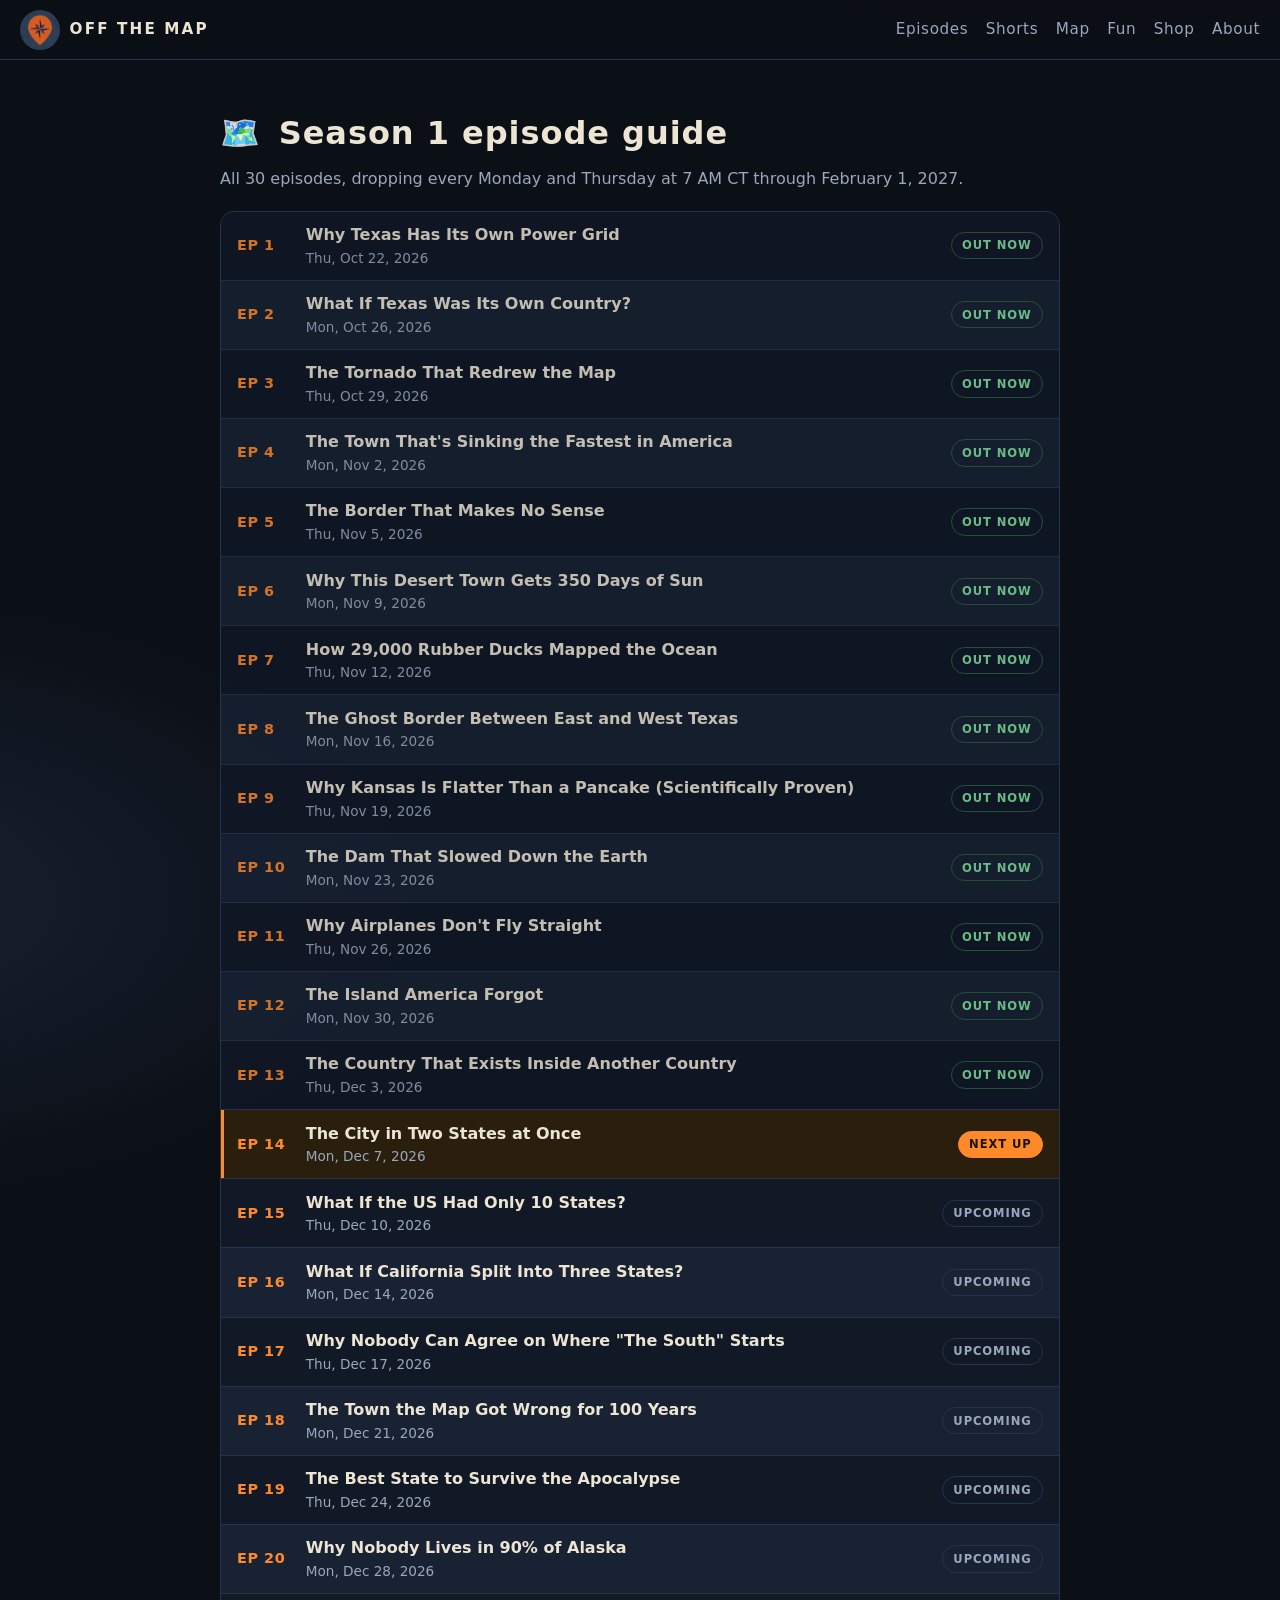
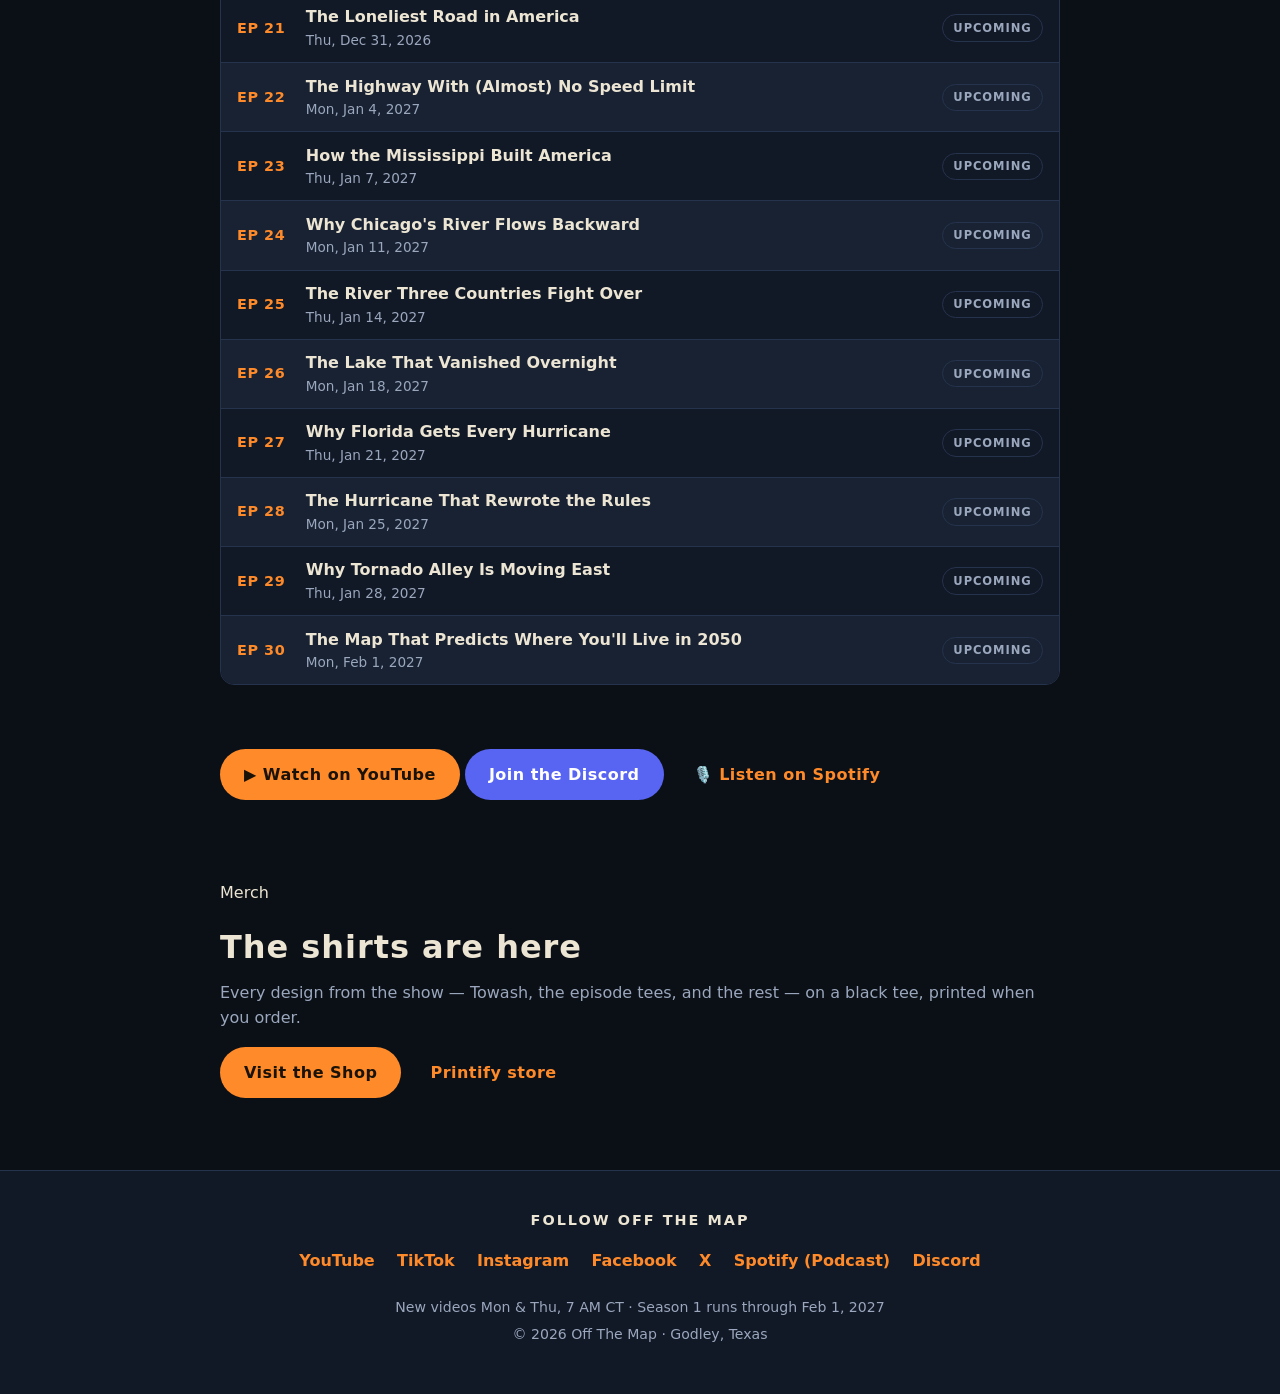
<file: index.html>
<!DOCTYPE html>
<html lang="en">
<head>
<meta charset="UTF-8">
<meta name="viewport" content="width=device-width, initial-scale=1.0">
<title>Off The Map — Weird Geography, Explained</title>
<meta name="description" content="Off The Map: faceless geography videos about strange borders, impossible places, and the maps that lie to you. New videos Mon & Thu, 7 AM CT.">
<link rel="icon" type="image/png" href="off-the-map-profile.png">
<link rel="stylesheet" href="styles.css">
</head>
<body>

<header class="site-header">
  <a class="brand" href="index.html">
    <img src="off-the-map-profile.png" alt="Off The Map logo — an orange map pin" width="40" height="40">
    <span>OFF THE MAP</span>
  </a>
  <nav class="site-nav" aria-label="Site">
    
    <a href="index.html">Episodes</a>
    <a href="shorts.html">Shorts</a>
    <a href="map.html">Map</a>
    <a href="fun.html">Fun</a>
    <a href="shop.html">Shop</a>
    <a href="about.html">About</a>
  </nav>
</header>
<main id="top">

  <!-- 2. LATEST VIDEOS -->
  <section class="section" id="episodes">
    <h2><span class="compass">🗺️</span> Season 1 episode guide</h2>
    <p class="section-sub">All 30 episodes, dropping every Monday and Thursday at 7 AM CT through February 1, 2027.</p>
    <ol class="episode-list">
      <li data-release="2026-10-22T07:00:00-05:00"><span class="ep-num">Ep 1</span><span class="ep-title">Why Texas Has Its Own Power Grid</span><span class="ep-date">Thu, Oct 22, 2026</span><span class="ep-badge badge-out">Out now</span></li>
      <li data-release="2026-10-26T07:00:00-05:00"><span class="ep-num">Ep 2</span><span class="ep-title">What If Texas Was Its Own Country?</span><span class="ep-date">Mon, Oct 26, 2026</span><span class="ep-badge badge-out">Out now</span></li>
      <li data-release="2026-10-29T07:00:00-05:00"><span class="ep-num">Ep 3</span><span class="ep-title">The Tornado That Redrew the Map</span><span class="ep-date">Thu, Oct 29, 2026</span><span class="ep-badge badge-next">Next up</span></li>
      <li data-release="2026-11-02T07:00:00-06:00"><span class="ep-num">Ep 4</span><span class="ep-title">The Town That's Sinking the Fastest in America</span><span class="ep-date">Mon, Nov 2, 2026</span><span class="ep-badge">Upcoming</span></li>
      <li data-release="2026-11-05T07:00:00-06:00"><span class="ep-num">Ep 5</span><span class="ep-title">The Border That Makes No Sense</span><span class="ep-date">Thu, Nov 5, 2026</span><span class="ep-badge">Upcoming</span></li>
      <li data-release="2026-11-09T07:00:00-06:00"><span class="ep-num">Ep 6</span><span class="ep-title">Why This Desert Town Gets 350 Days of Sun</span><span class="ep-date">Mon, Nov 9, 2026</span><span class="ep-badge">Upcoming</span></li>
      <li data-release="2026-11-12T07:00:00-06:00"><span class="ep-num">Ep 7</span><span class="ep-title">How 29,000 Rubber Ducks Mapped the Ocean</span><span class="ep-date">Thu, Nov 12, 2026</span><span class="ep-badge">Upcoming</span></li>
      <li data-release="2026-11-16T07:00:00-06:00"><span class="ep-num">Ep 8</span><span class="ep-title">The Ghost Border Between East and West Texas</span><span class="ep-date">Mon, Nov 16, 2026</span><span class="ep-badge">Upcoming</span></li>
      <li data-release="2026-11-19T07:00:00-06:00"><span class="ep-num">Ep 9</span><span class="ep-title">Why Kansas Is Flatter Than a Pancake (Scientifically Proven)</span><span class="ep-date">Thu, Nov 19, 2026</span><span class="ep-badge">Upcoming</span></li>
      <li data-release="2026-11-23T07:00:00-06:00"><span class="ep-num">Ep 10</span><span class="ep-title">The Dam That Slowed Down the Earth</span><span class="ep-date">Mon, Nov 23, 2026</span><span class="ep-badge">Upcoming</span></li>
      <li data-release="2026-11-26T07:00:00-06:00"><span class="ep-num">Ep 11</span><span class="ep-title">Why Airplanes Don't Fly Straight</span><span class="ep-date">Thu, Nov 26, 2026</span><span class="ep-badge">Upcoming</span></li>
      <li data-release="2026-11-30T07:00:00-06:00"><span class="ep-num">Ep 12</span><span class="ep-title">The Island America Forgot</span><span class="ep-date">Mon, Nov 30, 2026</span><span class="ep-badge">Upcoming</span></li>
      <li data-release="2026-12-03T07:00:00-06:00"><span class="ep-num">Ep 13</span><span class="ep-title">The Country That Exists Inside Another Country</span><span class="ep-date">Thu, Dec 3, 2026</span><span class="ep-badge">Upcoming</span></li>
      <li data-release="2026-12-07T07:00:00-06:00"><span class="ep-num">Ep 14</span><span class="ep-title">The City in Two States at Once</span><span class="ep-date">Mon, Dec 7, 2026</span><span class="ep-badge">Upcoming</span></li>
      <li data-release="2026-12-10T07:00:00-06:00"><span class="ep-num">Ep 15</span><span class="ep-title">What If the US Had Only 10 States?</span><span class="ep-date">Thu, Dec 10, 2026</span><span class="ep-badge">Upcoming</span></li>
      <li data-release="2026-12-14T07:00:00-06:00"><span class="ep-num">Ep 16</span><span class="ep-title">What If California Split Into Three States?</span><span class="ep-date">Mon, Dec 14, 2026</span><span class="ep-badge">Upcoming</span></li>
      <li data-release="2026-12-17T07:00:00-06:00"><span class="ep-num">Ep 17</span><span class="ep-title">Why Nobody Can Agree on Where "The South" Starts</span><span class="ep-date">Thu, Dec 17, 2026</span><span class="ep-badge">Upcoming</span></li>
      <li data-release="2026-12-21T07:00:00-06:00"><span class="ep-num">Ep 18</span><span class="ep-title">The Town the Map Got Wrong for 100 Years</span><span class="ep-date">Mon, Dec 21, 2026</span><span class="ep-badge">Upcoming</span></li>
      <li data-release="2026-12-24T07:00:00-06:00"><span class="ep-num">Ep 19</span><span class="ep-title">The Best State to Survive the Apocalypse</span><span class="ep-date">Thu, Dec 24, 2026</span><span class="ep-badge">Upcoming</span></li>
      <li data-release="2026-12-28T07:00:00-06:00"><span class="ep-num">Ep 20</span><span class="ep-title">Why Nobody Lives in 90% of Alaska</span><span class="ep-date">Mon, Dec 28, 2026</span><span class="ep-badge">Upcoming</span></li>
      <li data-release="2026-12-31T07:00:00-06:00"><span class="ep-num">Ep 21</span><span class="ep-title">The Loneliest Road in America</span><span class="ep-date">Thu, Dec 31, 2026</span><span class="ep-badge">Upcoming</span></li>
      <li data-release="2027-01-04T07:00:00-06:00"><span class="ep-num">Ep 22</span><span class="ep-title">The Highway With (Almost) No Speed Limit</span><span class="ep-date">Mon, Jan 4, 2027</span><span class="ep-badge">Upcoming</span></li>
      <li data-release="2027-01-07T07:00:00-06:00"><span class="ep-num">Ep 23</span><span class="ep-title">How the Mississippi Built America</span><span class="ep-date">Thu, Jan 7, 2027</span><span class="ep-badge">Upcoming</span></li>
      <li data-release="2027-01-11T07:00:00-06:00"><span class="ep-num">Ep 24</span><span class="ep-title">Why Chicago's River Flows Backward</span><span class="ep-date">Mon, Jan 11, 2027</span><span class="ep-badge">Upcoming</span></li>
      <li data-release="2027-01-14T07:00:00-06:00"><span class="ep-num">Ep 25</span><span class="ep-title">The River Three Countries Fight Over</span><span class="ep-date">Thu, Jan 14, 2027</span><span class="ep-badge">Upcoming</span></li>
      <li data-release="2027-01-18T07:00:00-06:00"><span class="ep-num">Ep 26</span><span class="ep-title">The Lake That Vanished Overnight</span><span class="ep-date">Mon, Jan 18, 2027</span><span class="ep-badge">Upcoming</span></li>
      <li data-release="2027-01-21T07:00:00-06:00"><span class="ep-num">Ep 27</span><span class="ep-title">Why Florida Gets Every Hurricane</span><span class="ep-date">Thu, Jan 21, 2027</span><span class="ep-badge">Upcoming</span></li>
      <li data-release="2027-01-25T07:00:00-06:00"><span class="ep-num">Ep 28</span><span class="ep-title">The Hurricane That Rewrote the Rules</span><span class="ep-date">Mon, Jan 25, 2027</span><span class="ep-badge">Upcoming</span></li>
      <li data-release="2027-01-28T07:00:00-06:00"><span class="ep-num">Ep 29</span><span class="ep-title">Why Tornado Alley Is Moving East</span><span class="ep-date">Thu, Jan 28, 2027</span><span class="ep-badge">Upcoming</span></li>
      <li data-release="2027-02-01T07:00:00-06:00"><span class="ep-num">Ep 30</span><span class="ep-title">The Map That Predicts Where You'll Live in 2050</span><span class="ep-date">Mon, Feb 1, 2027</span><span class="ep-badge">Upcoming</span></li>
    </ol>
  </section>
  <section class="section section-alt">
    <div class="wrap">
      <div class="hero-ctas">
        <a class="btn btn-primary" href="https://www.youtube.com/@OffTheMap-m9m" target="_blank" rel="noopener">▶ Watch on YouTube</a>
        <a class="btn btn-discord" href="https://discord.gg/k9eTYErQFX" target="_blank" rel="noopener">Join the Discord</a>
        <a class="btn btn-ghost" href="https://open.spotify.com/show/3NnWUY3hwUwGCkeH0tHXbJ" target="_blank" rel="noopener">🎙️ Listen on Spotify</a>
      </div>
    </div>
  </section>

  <!-- 3. SEASON 1 EPISODE GUIDE -->
    <section class="section">
    <div class="wrap">
      <p class="eyebrow">Merch</p>
      <h2>The shirts are here</h2>
      <p class="section-sub">Every design from the show — Towash, the episode tees, and the rest — on a black tee, printed when you order.</p>
      <div class="hero-ctas">
        <a class="btn btn-primary" href="shop.html">Visit the Shop</a>
        <a class="btn btn-ghost" href="https://off-the-map-store.printify.me/" target="_blank" rel="noopener">Printify store</a>
      </div>
    </div>
  </section>
</main>


<!-- 6. FOLLOW / FOOTER -->
<footer class="site-footer">
  <p class="footer-title">Follow Off The Map</p>
  <ul class="social-list">
    <li><a href="https://www.youtube.com/@OffTheMap-m9m" target="_blank" rel="noopener">YouTube</a></li>
    <li><a href="https://www.tiktok.com/@rebelbigkountry" target="_blank" rel="noopener">TikTok</a></li>
    <li><a href="https://www.instagram.com/offthemap.m9m" target="_blank" rel="noopener">Instagram</a></li>
    <li><a href="https://www.facebook.com/profile.php?id=61595951542451" target="_blank" rel="noopener">Facebook</a></li>
    <li><a href="https://x.com/OffTheMapM9m" target="_blank" rel="noopener">X</a></li>
    <li><a href="https://open.spotify.com/show/3NnWUY3hwUwGCkeH0tHXbJ" target="_blank" rel="noopener">Spotify (Podcast)</a></li>
    <li><a href="https://discord.gg/k9eTYErQFX" target="_blank" rel="noopener">Discord</a></li>
  </ul>
  <p class="footer-note">New videos Mon &amp; Thu, 7 AM CT · Season 1 runs through Feb 1, 2027</p>
  <p class="footer-note">© <span id="year">2026</span> Off The Map · Godley, Texas</p>
</footer>


  <script src="script.js"></script>
</body>
</html>
</file>
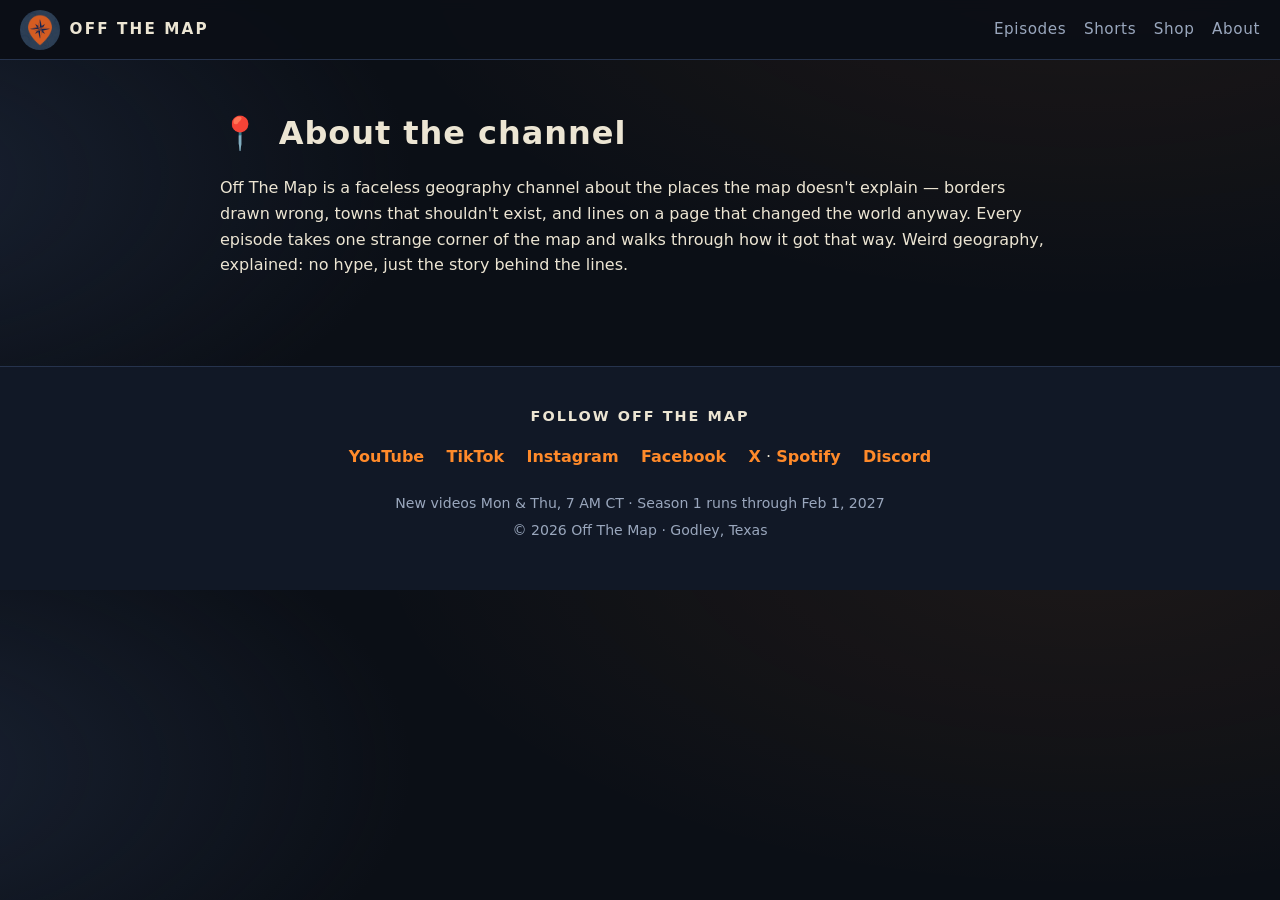
<file: about.html>
<!DOCTYPE html>
<html lang="en">
<head>
<meta charset="UTF-8">
<meta name="viewport" content="width=device-width, initial-scale=1.0">
<title>About — Off The Map</title>
<meta name="description" content="Off The Map: faceless geography videos about strange borders, impossible places, and the maps that lie to you. New videos Mon & Thu, 7 AM CT.">
<link rel="icon" type="image/png" href="off-the-map-profile.png">
<link rel="stylesheet" href="styles.css">
</head>
<body>

<header class="site-header">
  <a class="brand" href="index.html">
    <img src="off-the-map-profile.png" alt="Off The Map logo — an orange map pin" width="40" height="40">
    <span>OFF THE MAP</span>
  </a>
  <nav class="site-nav" aria-label="Site">
    
    <a href="index.html">Episodes</a>
    <a href="shorts.html">Shorts</a>
    <a href="shop.html">Shop</a>
    <a href="about.html">About</a>
  </nav>
</header>
<main id="top">
<section class="section" id="about">
    <h2><span class="compass">📍</span> About the channel</h2>
    <p>Off The Map is a faceless geography channel about the places the map doesn't explain — borders drawn wrong, towns that shouldn't exist, and lines on a page that changed the world anyway. Every episode takes one strange corner of the map and walks through how it got that way. Weird geography, explained: no hype, just the story behind the lines.</p>
  </section>

</main>


<!-- 6. FOLLOW / FOOTER -->
<footer class="site-footer">
  <p class="footer-title">Follow Off The Map</p>
  <ul class="social-list">
    <li><a href="https://www.youtube.com/@OffTheMap-m9m" target="_blank" rel="noopener">YouTube</a></li>
    <li><a href="https://www.tiktok.com/@rebelbigkountry" target="_blank" rel="noopener">TikTok</a></li>
    <li><a href="https://www.instagram.com/offthemap.m9m" target="_blank" rel="noopener">Instagram</a></li>
    <li><a href="https://www.facebook.com/profile.php?id=61595951542451" target="_blank" rel="noopener">Facebook</a></li>
    <li><a href="https://x.com/OffTheMapM9m" target="_blank" rel="noopener">X</a> · <a href="https://open.spotify.com/show/3NnWUY3hwUwGCkeH0tHXbJ" target="_blank" rel="noopener">Spotify</a></li>
    <li><a href="https://discord.gg/k9eTYErQFX" target="_blank" rel="noopener">Discord</a></li>
  </ul>
  <p class="footer-note">New videos Mon &amp; Thu, 7 AM CT · Season 1 runs through Feb 1, 2027</p>
  <p class="footer-note">© <span id="year">2026</span> Off The Map · Godley, Texas</p>
</footer>


  <script>document.getElementById("year").textContent = new Date().getFullYear();</script>
</body>
</html>
</file>
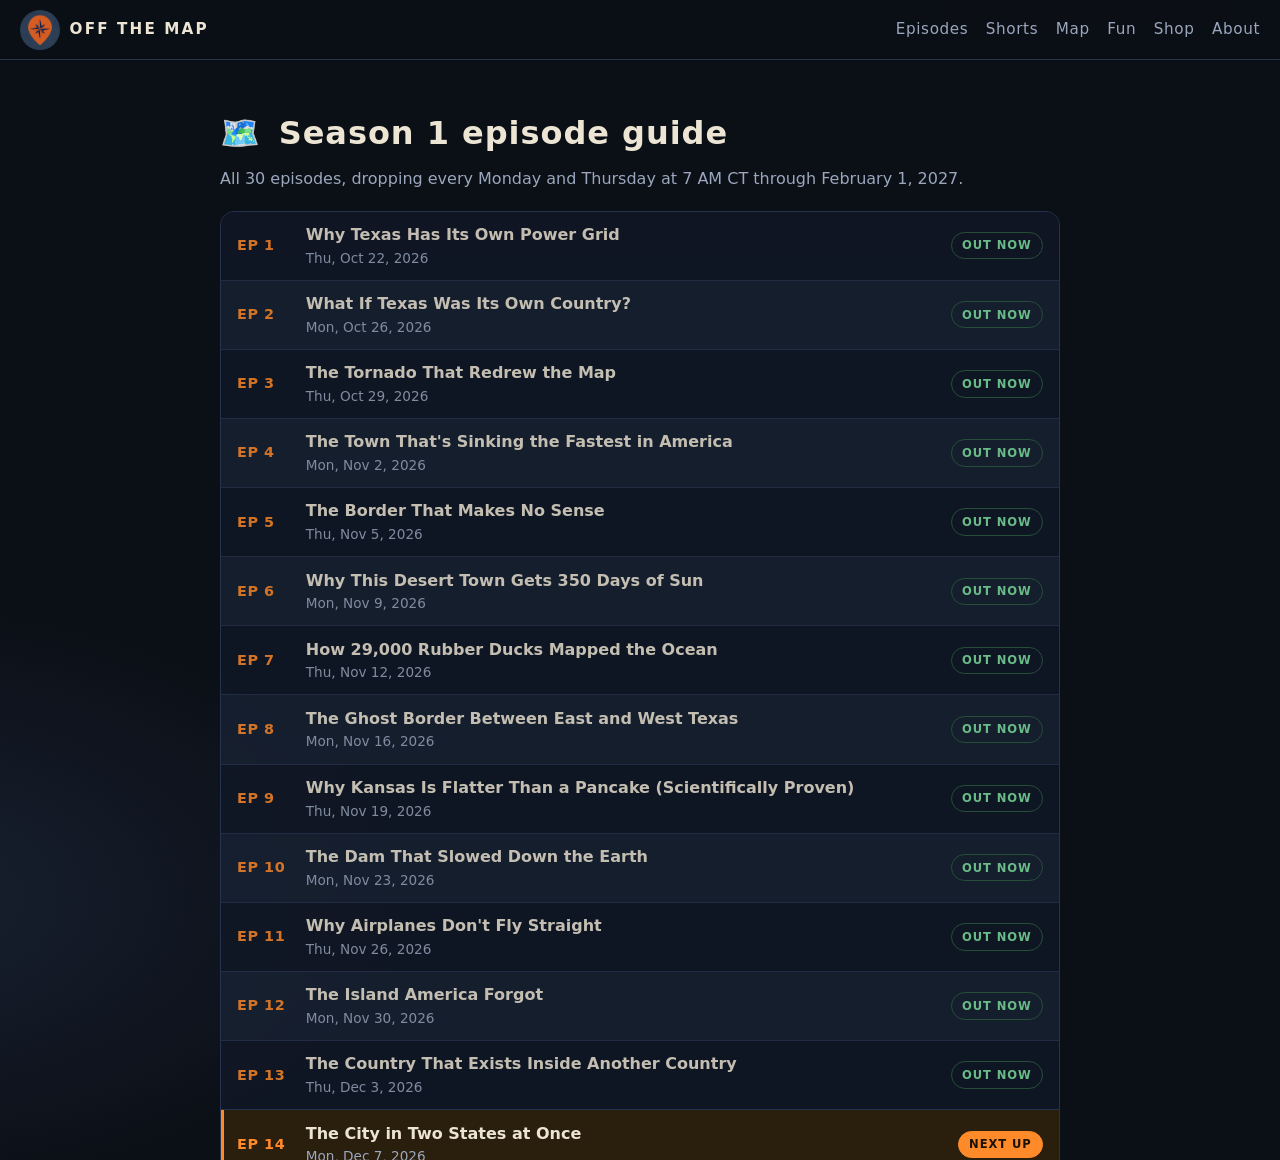
<file: episodes.html>
<!DOCTYPE html>
<html lang="en">
<head>
  <meta charset="UTF-8">
  <meta name="viewport" content="width=device-width, initial-scale=1.0">
  <title>Episodes — Off The Map</title>
  <meta http-equiv="refresh" content="0; url=index.html">
  <link rel="canonical" href="https://offthemapm9m.github.io/">
</head>
<body>
  <p>The episode guide lives on the <a href="index.html">Off The Map home page</a> now.</p>
</body>
</html>
</file>
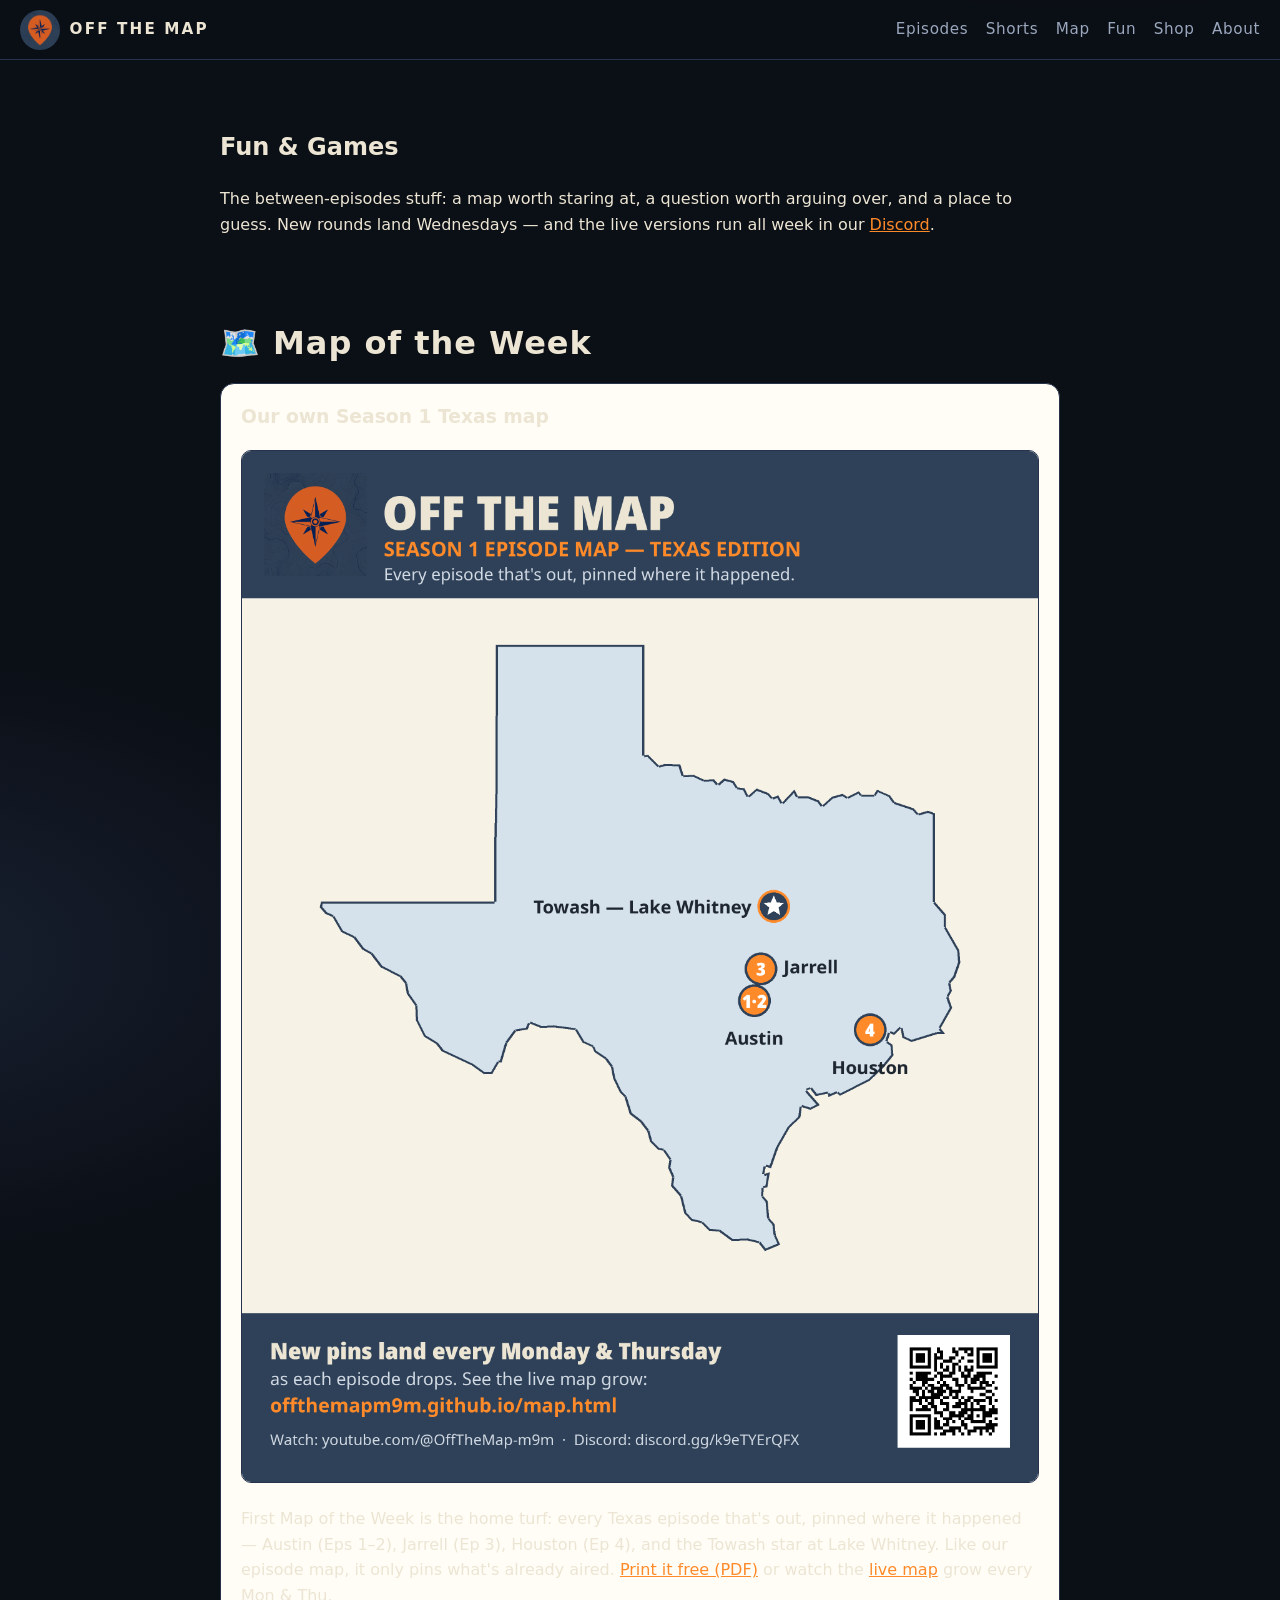
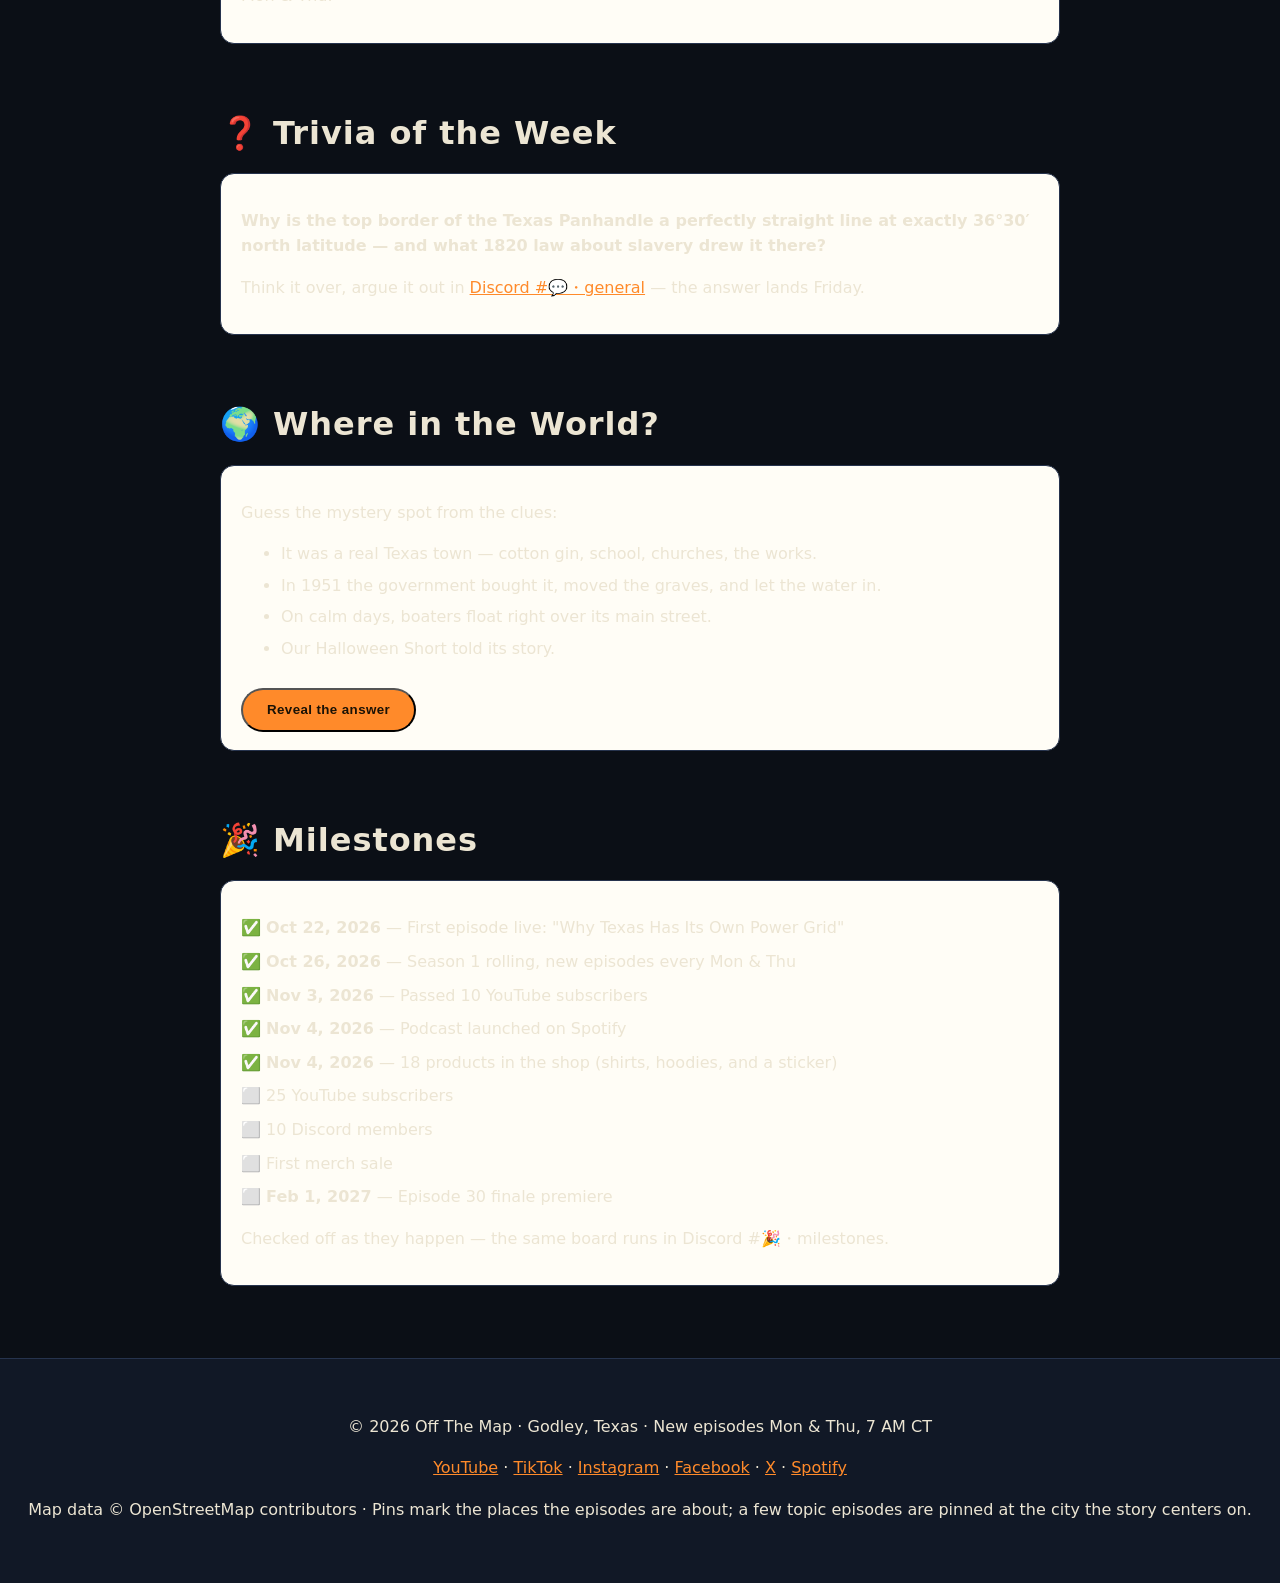
<file: fun.html>
<!DOCTYPE html>
<html lang="en">
<head>
<meta charset="UTF-8">
<meta name="viewport" content="width=device-width, initial-scale=1.0">
<title>Fun &amp; Games — Off The Map</title>
<meta name="description" content="Map of the Week, weekly trivia, the Where in the World guessing game, and the milestones Off The Map has hit so far.">
<link rel="icon" type="image/png" href="off-the-map-profile.png">
<link rel="stylesheet" href="styles.css">
<style>
  .fun-card { border: 1px solid var(--line); border-radius: 14px; padding: 18px 20px; margin-top: 14px; background: #fffdf6; }
  .fun-card h3 { margin-top: 0; }
  .fun-card img { max-width: 100%; border-radius: 10px; border: 1px solid var(--line); }
  .clues li { margin-bottom: 6px; }
  .answer-box { display: none; margin-top: 12px; padding: 12px 14px; border-left: 4px solid #e06f12; background: #fdf3e3; border-radius: 6px; }
  .reveal-btn { margin-top: 10px; cursor: pointer; }
  .miles { list-style: none; padding-left: 0; }
  .miles li { margin-bottom: 8px; }
</style>
</head>
<body>

<header class="site-header">
  <a class="brand" href="index.html">
    <img src="off-the-map-profile.png" alt="Off The Map logo — an orange map pin" width="40" height="40">
    <span>OFF THE MAP</span>
  </a>
  <nav class="site-nav" aria-label="Site">
    <a href="index.html">Episodes</a>
    <a href="shorts.html">Shorts</a>
    <a href="map.html">Map</a>
    <a href="fun.html" aria-current="page">Fun</a>
    <a href="shop.html">Shop</a>
    <a href="about.html">About</a>
  </nav>
</header>

<main>
  <section class="section">
    <h1>Fun &amp; Games</h1>
    <p class="section-intro">The between-episodes stuff: a map worth staring at, a question worth arguing over, and a place to guess. New rounds land Wednesdays — and the live versions run all week in our <a href="https://discord.gg/k9eTYErQFX" target="_blank" rel="noopener">Discord</a>.</p>
  </section>

  <section class="section">
    <h2>🗺️ Map of the Week</h2>
    <div class="fun-card">
      <h3>Our own Season 1 Texas map</h3>
      <img src="texas-map.png" alt="Off The Map Season 1 episode map — Texas edition, with pins at Austin, Jarrell, Houston, and Towash at Lake Whitney">
      <p>First Map of the Week is the home turf: every Texas episode that's out, pinned where it happened — Austin (Eps 1–2), Jarrell (Ep 3), Houston (Ep 4), and the Towash star at Lake Whitney. Like our episode map, it only pins what's already aired. <a href="off-the-map-texas-map.pdf" download>Print it free (PDF)</a> or watch the <a href="map.html">live map</a> grow every Mon &amp; Thu.</p>
    </div>
  </section>

  <section class="section">
    <h2>❓ Trivia of the Week</h2>
    <div class="fun-card">
      <p><strong>Why is the top border of the Texas Panhandle a perfectly straight line at exactly 36°30′ north latitude — and what 1820 law about slavery drew it there?</strong></p>
      <p>Think it over, argue it out in <a href="https://discord.gg/k9eTYErQFX" target="_blank" rel="noopener">Discord #💬・general</a> — the answer lands Friday.</p>
    </div>
  </section>

  <section class="section">
    <h2>🌍 Where in the World?</h2>
    <div class="fun-card">
      <p>Guess the mystery spot from the clues:</p>
      <ul class="clues">
        <li>It was a real Texas town — cotton gin, school, churches, the works.</li>
        <li>In 1951 the government bought it, moved the graves, and let the water in.</li>
        <li>On calm days, boaters float right over its main street.</li>
        <li>Our Halloween Short told its story.</li>
      </ul>
      <button class="btn btn-primary reveal-btn" onclick="document.getElementById('witw-answer').style.display='block'; this.style.display='none';">Reveal the answer</button>
      <div class="answer-box" id="witw-answer"><strong>Towash, Texas</strong> — now under Lake Whitney. The townsite went under in 1951; its foundations are still down there. Play the live game every week in Discord <strong>#🌍・where-in-the-world</strong>.</div>
    </div>
  </section>

  <section class="section">
    <h2>🎉 Milestones</h2>
    <div class="fun-card">
      <ul class="miles">
        <li>✅ <strong>Oct 22, 2026</strong> — First episode live: "Why Texas Has Its Own Power Grid"</li>
        <li>✅ <strong>Oct 26, 2026</strong> — Season 1 rolling, new episodes every Mon &amp; Thu</li>
        <li>✅ <strong>Nov 3, 2026</strong> — Passed 10 YouTube subscribers</li>
        <li>✅ <strong>Nov 4, 2026</strong> — Podcast launched on Spotify</li>
        <li>✅ <strong>Nov 4, 2026</strong> — 18 products in the shop (shirts, hoodies, and a sticker)</li>
        <li>⬜ 25 YouTube subscribers</li>
        <li>⬜ 10 Discord members</li>
        <li>⬜ First merch sale</li>
        <li>⬜ <strong>Feb 1, 2027</strong> — Episode 30 finale premiere</li>
      </ul>
      <p class="fine">Checked off as they happen — the same board runs in Discord #🎉・milestones.</p>
    </div>
  </section>
</main>

<footer class="site-footer">
  <p>© 2026 Off The Map · Godley, Texas · New episodes Mon &amp; Thu, 7 AM CT</p>
  <p><a href="https://www.youtube.com/@OffTheMap-m9m" target="_blank" rel="noopener">YouTube</a> · <a href="https://www.tiktok.com/@rebelbigkountry" target="_blank" rel="noopener">TikTok</a> · <a href="https://www.instagram.com/offthemap.m9m" target="_blank" rel="noopener">Instagram</a> · <a href="https://www.facebook.com/profile.php?id=61595951542451" target="_blank" rel="noopener">Facebook</a> · <a href="https://x.com/OffTheMapM9m" target="_blank" rel="noopener">X</a> · <a href="https://open.spotify.com/show/3NnWUY3hwUwGCkeH0tHXbJ" target="_blank" rel="noopener">Spotify</a></p>
  <p class="fine">Map data © OpenStreetMap contributors · Pins mark the places the episodes are about; a few topic episodes are pinned at the city the story centers on.</p>
</footer>

</body>
</html>
</file>
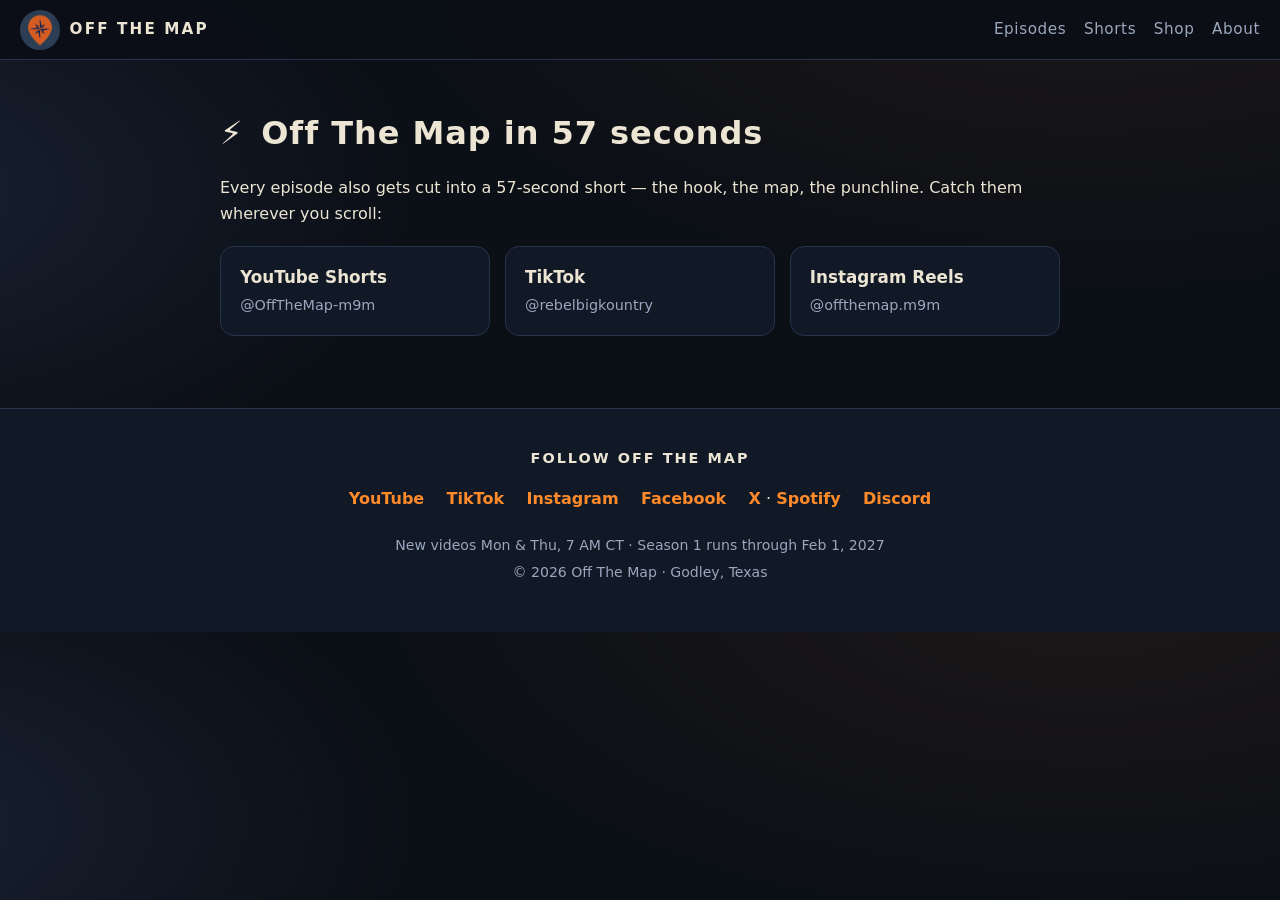
<file: shorts.html>
<!DOCTYPE html>
<html lang="en">
<head>
<meta charset="UTF-8">
<meta name="viewport" content="width=device-width, initial-scale=1.0">
<title>Shorts — Off The Map</title>
<meta name="description" content="Off The Map: faceless geography videos about strange borders, impossible places, and the maps that lie to you. New videos Mon & Thu, 7 AM CT.">
<link rel="icon" type="image/png" href="off-the-map-profile.png">
<link rel="stylesheet" href="styles.css">
</head>
<body>

<header class="site-header">
  <a class="brand" href="index.html">
    <img src="off-the-map-profile.png" alt="Off The Map logo — an orange map pin" width="40" height="40">
    <span>OFF THE MAP</span>
  </a>
  <nav class="site-nav" aria-label="Site">
    
    <a href="index.html">Episodes</a>
    <a href="shorts.html">Shorts</a>
    <a href="shop.html">Shop</a>
    <a href="about.html">About</a>
  </nav>
</header>
<main id="top">
<section class="section" id="shorts">
    <h2><span class="compass">⚡</span> Off The Map in 57 seconds</h2>
    <p>Every episode also gets cut into a 57-second short — the hook, the map, the punchline. Catch them wherever you scroll:</p>
    <div class="card-row">
      <a class="card" href="https://www.youtube.com/@OffTheMap-m9m/shorts" target="_blank" rel="noopener"><strong>YouTube Shorts</strong><span>@OffTheMap-m9m</span></a>
      <a class="card" href="https://www.tiktok.com/@rebelbigkountry" target="_blank" rel="noopener"><strong>TikTok</strong><span>@rebelbigkountry</span></a>
      <a class="card" href="https://www.instagram.com/offthemap.m9m" target="_blank" rel="noopener"><strong>Instagram Reels</strong><span>@offthemap.m9m</span></a>
    </div>
  </section>

  <!-- 5. SHOP -->
  </main>


<!-- 6. FOLLOW / FOOTER -->
<footer class="site-footer">
  <p class="footer-title">Follow Off The Map</p>
  <ul class="social-list">
    <li><a href="https://www.youtube.com/@OffTheMap-m9m" target="_blank" rel="noopener">YouTube</a></li>
    <li><a href="https://www.tiktok.com/@rebelbigkountry" target="_blank" rel="noopener">TikTok</a></li>
    <li><a href="https://www.instagram.com/offthemap.m9m" target="_blank" rel="noopener">Instagram</a></li>
    <li><a href="https://www.facebook.com/profile.php?id=61595951542451" target="_blank" rel="noopener">Facebook</a></li>
    <li><a href="https://x.com/OffTheMapM9m" target="_blank" rel="noopener">X</a> · <a href="https://open.spotify.com/show/3NnWUY3hwUwGCkeH0tHXbJ" target="_blank" rel="noopener">Spotify</a></li>
    <li><a href="https://discord.gg/k9eTYErQFX" target="_blank" rel="noopener">Discord</a></li>
  </ul>
  <p class="footer-note">New videos Mon &amp; Thu, 7 AM CT · Season 1 runs through Feb 1, 2027</p>
  <p class="footer-note">© <span id="year">2026</span> Off The Map · Godley, Texas</p>
</footer>


  <script>document.getElementById("year").textContent = new Date().getFullYear();</script>
</body>
</html>
</file>
<file: styles.css>
/* Off The Map — dark map/compass theme
   Palette: deep ink navy, parchment text, map-pin orange accent. */

:root {
  --ink: #0b0f16;
  --ink-2: #111826;
  --ink-3: #182233;
  --line: #26334d;
  --parchment: #ece5d3;
  --muted: #9aa7bd;
  --pin: #ff8a2a;
  --pin-dark: #e06f12;
  --discord: #5865f2;
  --radius: 14px;
}

* { box-sizing: border-box; }

html { scroll-behavior: smooth; }

body {
  margin: 0;
  background:
    radial-gradient(1200px 600px at 85% -10%, rgba(255, 138, 42, 0.08), transparent 60%),
    radial-gradient(900px 500px at -10% 30%, rgba(38, 51, 77, 0.5), transparent 60%),
    var(--ink);
  color: var(--parchment);
  font-family: "Segoe UI", system-ui, -apple-system, Roboto, "Helvetica Neue", Arial, sans-serif;
  line-height: 1.6;
}

a { color: var(--pin); }

/* ---------- header ---------- */
.site-header {
  position: sticky;
  top: 0;
  z-index: 10;
  display: flex;
  align-items: center;
  justify-content: space-between;
  gap: 1rem;
  padding: 0.6rem 1.25rem;
  background: rgba(11, 15, 22, 0.92);
  backdrop-filter: blur(6px);
  border-bottom: 1px solid var(--line);
}

.brand {
  display: flex;
  align-items: center;
  gap: 0.6rem;
  color: var(--parchment);
  text-decoration: none;
  font-weight: 800;
  letter-spacing: 0.14em;
  font-size: 0.95rem;
}

.brand img { border-radius: 50%; }

.site-nav { display: flex; gap: 1.1rem; }
.site-nav a {
  color: var(--muted);
  text-decoration: none;
  font-size: 0.95rem;
  letter-spacing: 0.04em;
}
.site-nav a:hover { color: var(--pin); }

/* ---------- hero ---------- */
.hero {
  position: relative;
  text-align: center;
  padding: 4.5rem 1.25rem 3.5rem;
  overflow: hidden;
  border-bottom: 1px solid var(--line);
  background:
    linear-gradient(rgba(11, 15, 22, 0.78), rgba(11, 15, 22, 0.94)),
    url("off-the-map-banner.png") center / cover no-repeat;
}

/* faint contour rings behind the hero, pure CSS */
.hero::before {
  content: "";
  position: absolute;
  inset: -40%;
  background: repeating-radial-gradient(circle at 50% 42%, transparent 0 46px, rgba(236, 229, 211, 0.045) 46px 47px, transparent 47px 92px);
  pointer-events: none;
}

.hero-logo {
  position: relative;
  border-radius: 50%;
  box-shadow: 0 10px 40px rgba(0, 0, 0, 0.55), 0 0 0 3px rgba(255, 138, 42, 0.35);
}

.hero h1 {
  position: relative;
  margin: 1.1rem 0 0.25rem;
  font-size: clamp(2.4rem, 7vw, 4rem);
  letter-spacing: 0.06em;
  text-transform: uppercase;
}

.tagline {
  position: relative;
  margin: 0;
  font-size: clamp(1.15rem, 3.4vw, 1.5rem);
  color: var(--pin);
  font-style: italic;
}

.schedule {
  position: relative;
  margin: 0.9rem 0 0;
  color: var(--muted);
  letter-spacing: 0.05em;
}
.schedule strong { color: var(--parchment); }

.hero-buttons {
  position: relative;
  display: flex;
  flex-wrap: wrap;
  gap: 0.8rem;
  justify-content: center;
  margin-top: 1.6rem;
}

.btn {
  display: inline-block;
  padding: 0.8rem 1.5rem;
  border-radius: 999px;
  font-weight: 700;
  text-decoration: none;
  letter-spacing: 0.03em;
  transition: transform 0.12s ease, background 0.12s ease;
}
.btn:hover { transform: translateY(-2px); }
.btn-primary { background: var(--pin); color: #1a1206; }
.btn-primary:hover { background: var(--pin-dark); color: #fff; }
.btn-discord { background: var(--discord); color: #fff; }
.btn-discord:hover { background: #4752c4; }

.next-drop {
  position: relative;
  margin: 1.4rem 0 0;
  color: var(--muted);
  font-size: 0.95rem;
  min-height: 1.4em;
}
.next-drop strong { color: var(--pin); }

/* ---------- sections ---------- */
.section {
  max-width: 880px;
  margin: 0 auto;
  padding: 3rem 1.25rem 1rem;
}

.section h2 {
  margin: 0 0 0.4rem;
  font-size: clamp(1.5rem, 4.5vw, 2rem);
  letter-spacing: 0.03em;
}

.compass { margin-right: 0.35rem; }

.section-sub { color: var(--muted); margin-top: 0; }

/* responsive 16:9 playlist embed */
.video-frame {
  position: relative;
  width: 100%;
  aspect-ratio: 16 / 9;
  border: 1px solid var(--line);
  border-radius: var(--radius);
  overflow: hidden;
  background: var(--ink-2);
  box-shadow: 0 14px 44px rgba(0, 0, 0, 0.45);
}
.video-frame iframe {
  position: absolute;
  inset: 0;
  width: 100%;
  height: 100%;
  border: 0;
}

/* ---------- episode guide ---------- */
.episode-list {
  list-style: none;
  margin: 1.2rem 0 0;
  padding: 0;
  border: 1px solid var(--line);
  border-radius: var(--radius);
  overflow: hidden;
}

.episode-list li {
  display: grid;
  grid-template-columns: 3.4rem 1fr auto;
  grid-template-areas:
    "num title badge"
    "num date badge";
  align-items: center;
  column-gap: 0.9rem;
  padding: 0.65rem 1rem;
  background: var(--ink-2);
}
.episode-list li:nth-child(even) { background: var(--ink-3); }
.episode-list li + li { border-top: 1px solid var(--line); }
.episode-list li.is-out { opacity: 0.82; }
.episode-list li.is-next { background: #2a1e0d; box-shadow: inset 3px 0 0 var(--pin); }

.ep-num {
  grid-area: num;
  font-weight: 800;
  color: var(--pin);
  letter-spacing: 0.04em;
  font-size: 0.9rem;
  text-transform: uppercase;
}
.ep-title { grid-area: title; font-weight: 600; }
.ep-date { grid-area: date; color: var(--muted); font-size: 0.85rem; }

.ep-badge {
  grid-area: badge;
  justify-self: end;
  font-size: 0.72rem;
  font-weight: 700;
  letter-spacing: 0.08em;
  text-transform: uppercase;
  color: var(--muted);
  border: 1px solid var(--line);
  border-radius: 999px;
  padding: 0.22rem 0.65rem;
  white-space: nowrap;
}
.badge-out { color: #7ee2a0; border-color: #2c5c40; }
.badge-next { color: #1a1206; background: var(--pin); border-color: var(--pin); }

/* ---------- shorts cards ---------- */
.card-row {
  display: grid;
  grid-template-columns: repeat(3, 1fr);
  gap: 0.9rem;
  margin-top: 1.2rem;
}
.card {
  display: flex;
  flex-direction: column;
  gap: 0.2rem;
  padding: 1.1rem 1.2rem;
  background: var(--ink-2);
  border: 1px solid var(--line);
  border-radius: var(--radius);
  color: var(--parchment);
  text-decoration: none;
  transition: border-color 0.12s ease, transform 0.12s ease;
}
.card:hover { border-color: var(--pin); transform: translateY(-2px); }
.card strong { font-size: 1.05rem; }
.card span { color: var(--muted); font-size: 0.9rem; }

/* ---------- footer ---------- */
.site-footer {
  margin-top: 3.5rem;
  padding: 2.4rem 1.25rem 2.8rem;
  text-align: center;
  border-top: 1px solid var(--line);
  background: var(--ink-2);
}

.footer-title {
  margin: 0 0 1rem;
  font-weight: 800;
  letter-spacing: 0.14em;
  text-transform: uppercase;
  font-size: 0.9rem;
}

.social-list {
  list-style: none;
  display: flex;
  flex-wrap: wrap;
  justify-content: center;
  gap: 0.6rem 1.4rem;
  margin: 0 0 1.4rem;
  padding: 0;
}
.social-list a { text-decoration: none; font-weight: 600; }
.social-list a:hover { text-decoration: underline; }

.footer-note { color: var(--muted); font-size: 0.88rem; margin: 0.25rem 0; }

/* ---------- mobile ---------- */
@media (max-width: 640px) {
  .site-header { flex-direction: column; gap: 0.4rem; padding: 0.7rem 1rem; }
  .hero { padding: 3rem 1rem 2.6rem; }
  .hero-logo { width: 104px; height: 104px; }
  .card-row { grid-template-columns: 1fr; }
  .episode-list li {
    grid-template-columns: 3rem 1fr;
    grid-template-areas:
      "num title"
      "num date"
      "num badge";
    row-gap: 0.15rem;
  }
  .ep-badge { justify-self: start; margin-top: 0.25rem; }
}

/* ---------- shop ---------- */
.shop-group {
  margin: 1.6rem 0 0.2rem;
  font-size: 1.05rem;
  letter-spacing: 0.05em;
  text-transform: uppercase;
  color: var(--muted);
}
.shop-grid {
  display: grid;
  grid-template-columns: repeat(3, 1fr);
  gap: 0.9rem;
  margin-top: 0.9rem;
}
.shop-card {
  display: flex;
  flex-direction: column;
  gap: 0.35rem;
  padding: 0.7rem 0.7rem 1rem;
  background: var(--ink-2);
  border: 1px solid var(--line);
  border-radius: var(--radius);
  color: var(--parchment);
  text-decoration: none;
  transition: border-color 0.12s ease, transform 0.12s ease;
}
.shop-card:hover { border-color: var(--pin); transform: translateY(-2px); }
.shop-card img {
  width: 100%;
  border-radius: 8px;
  display: block;
}
.shop-card strong { font-size: 0.98rem; line-height: 1.35; }
.shop-price { color: var(--pin); font-weight: 700; }
@media (max-width: 640px) {
  .shop-grid { grid-template-columns: 1fr 1fr; }
}
</file>
